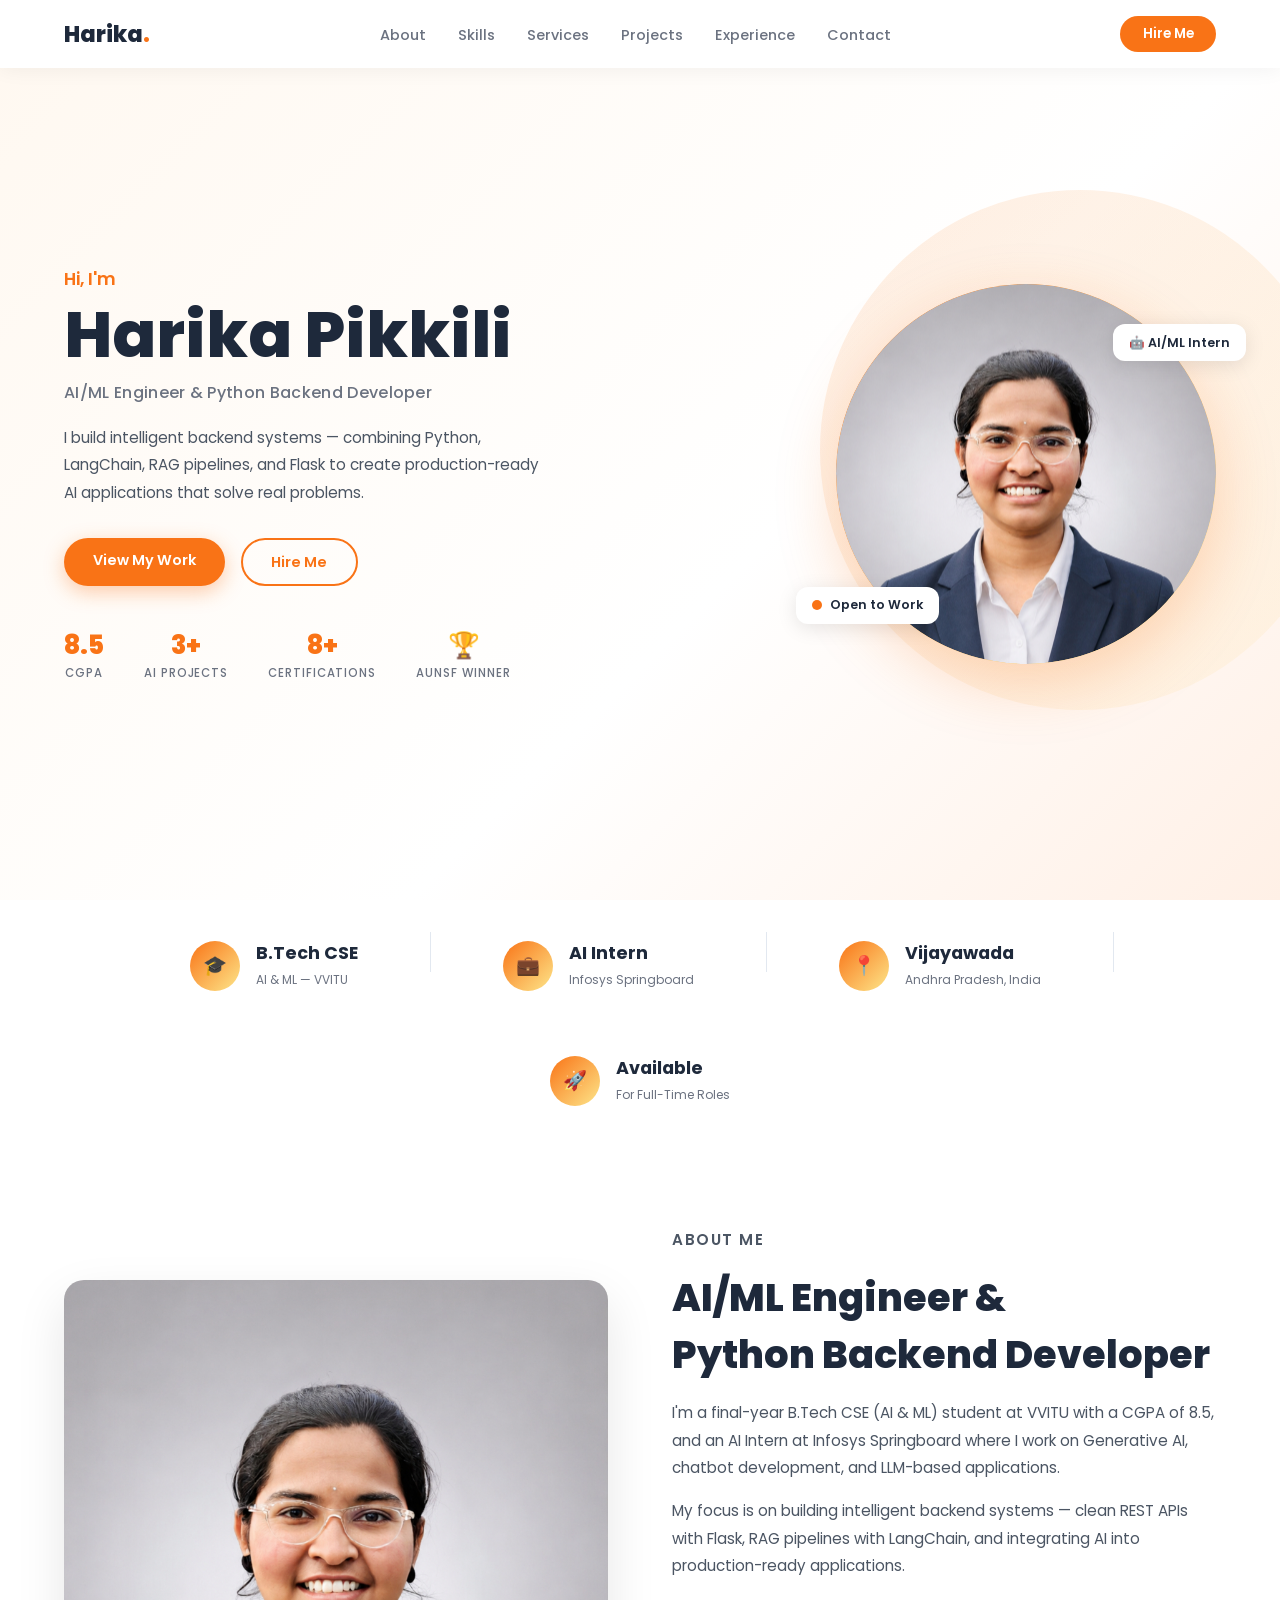
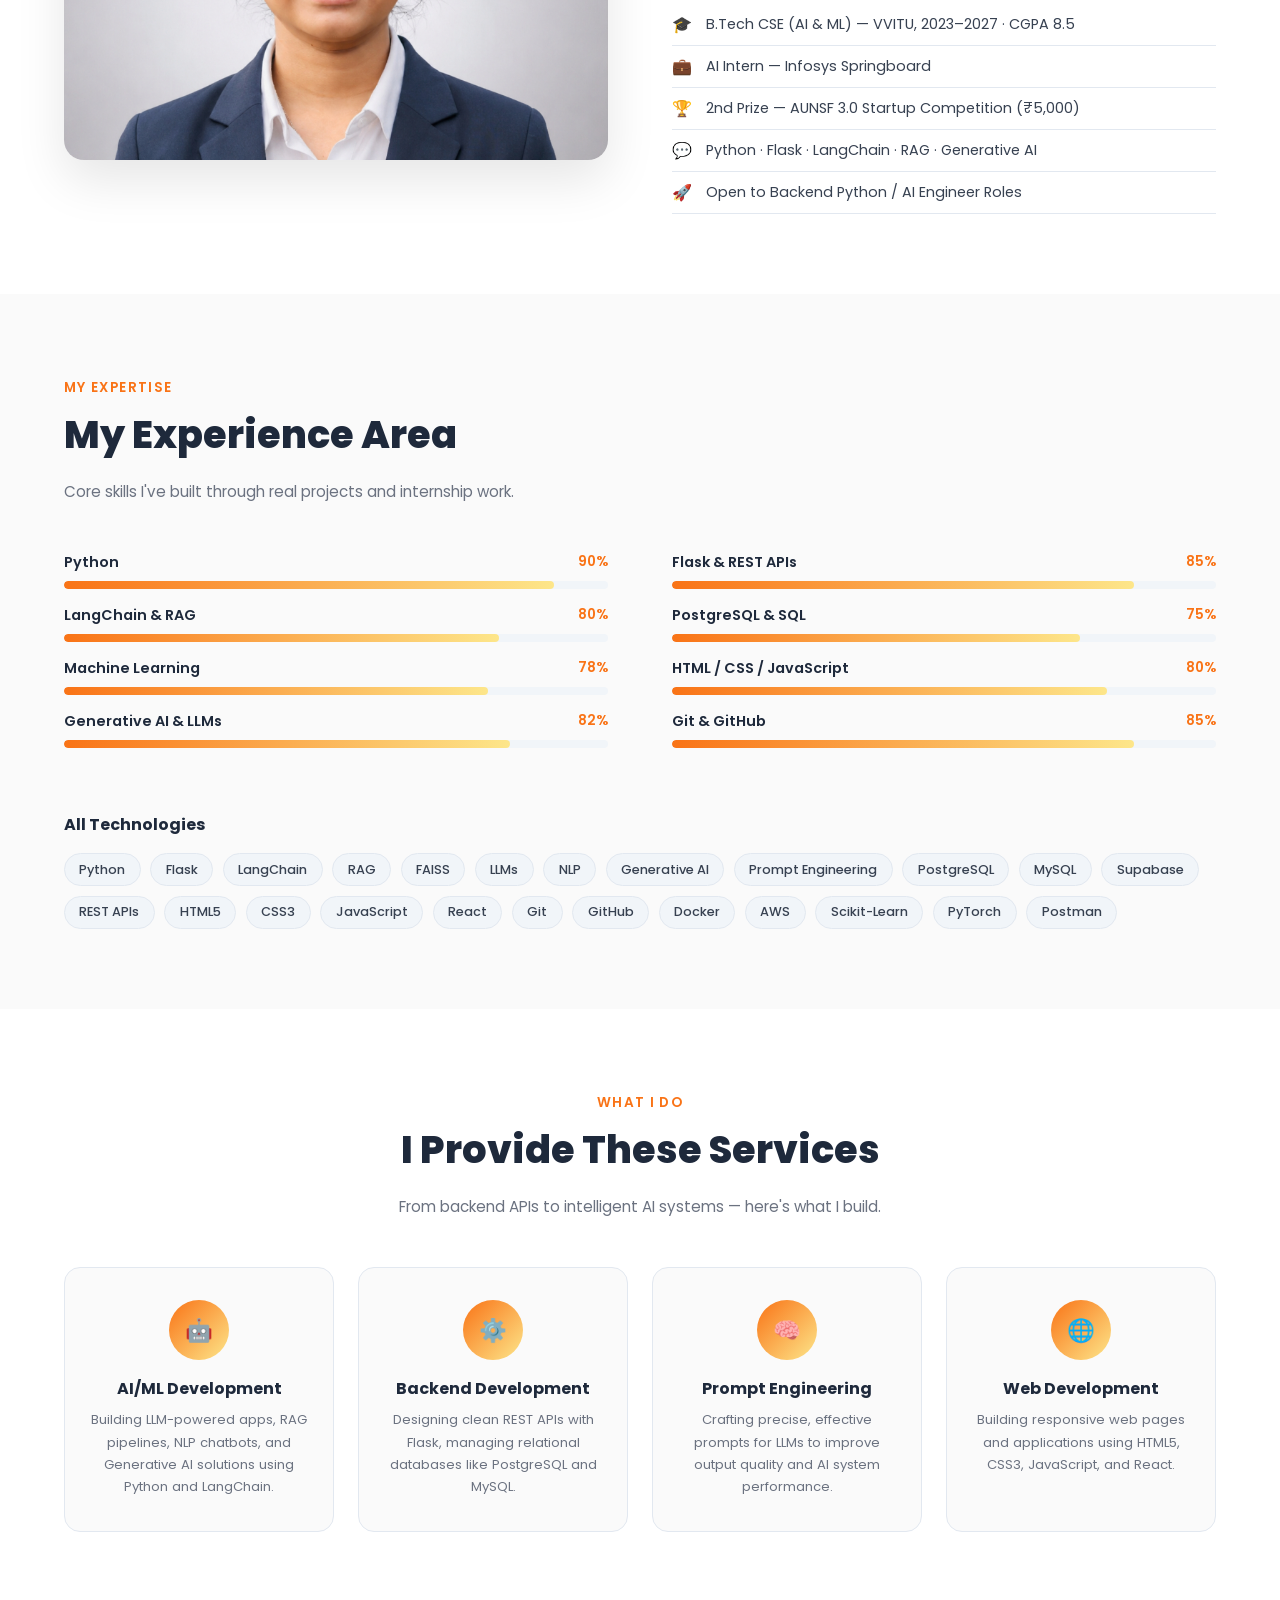
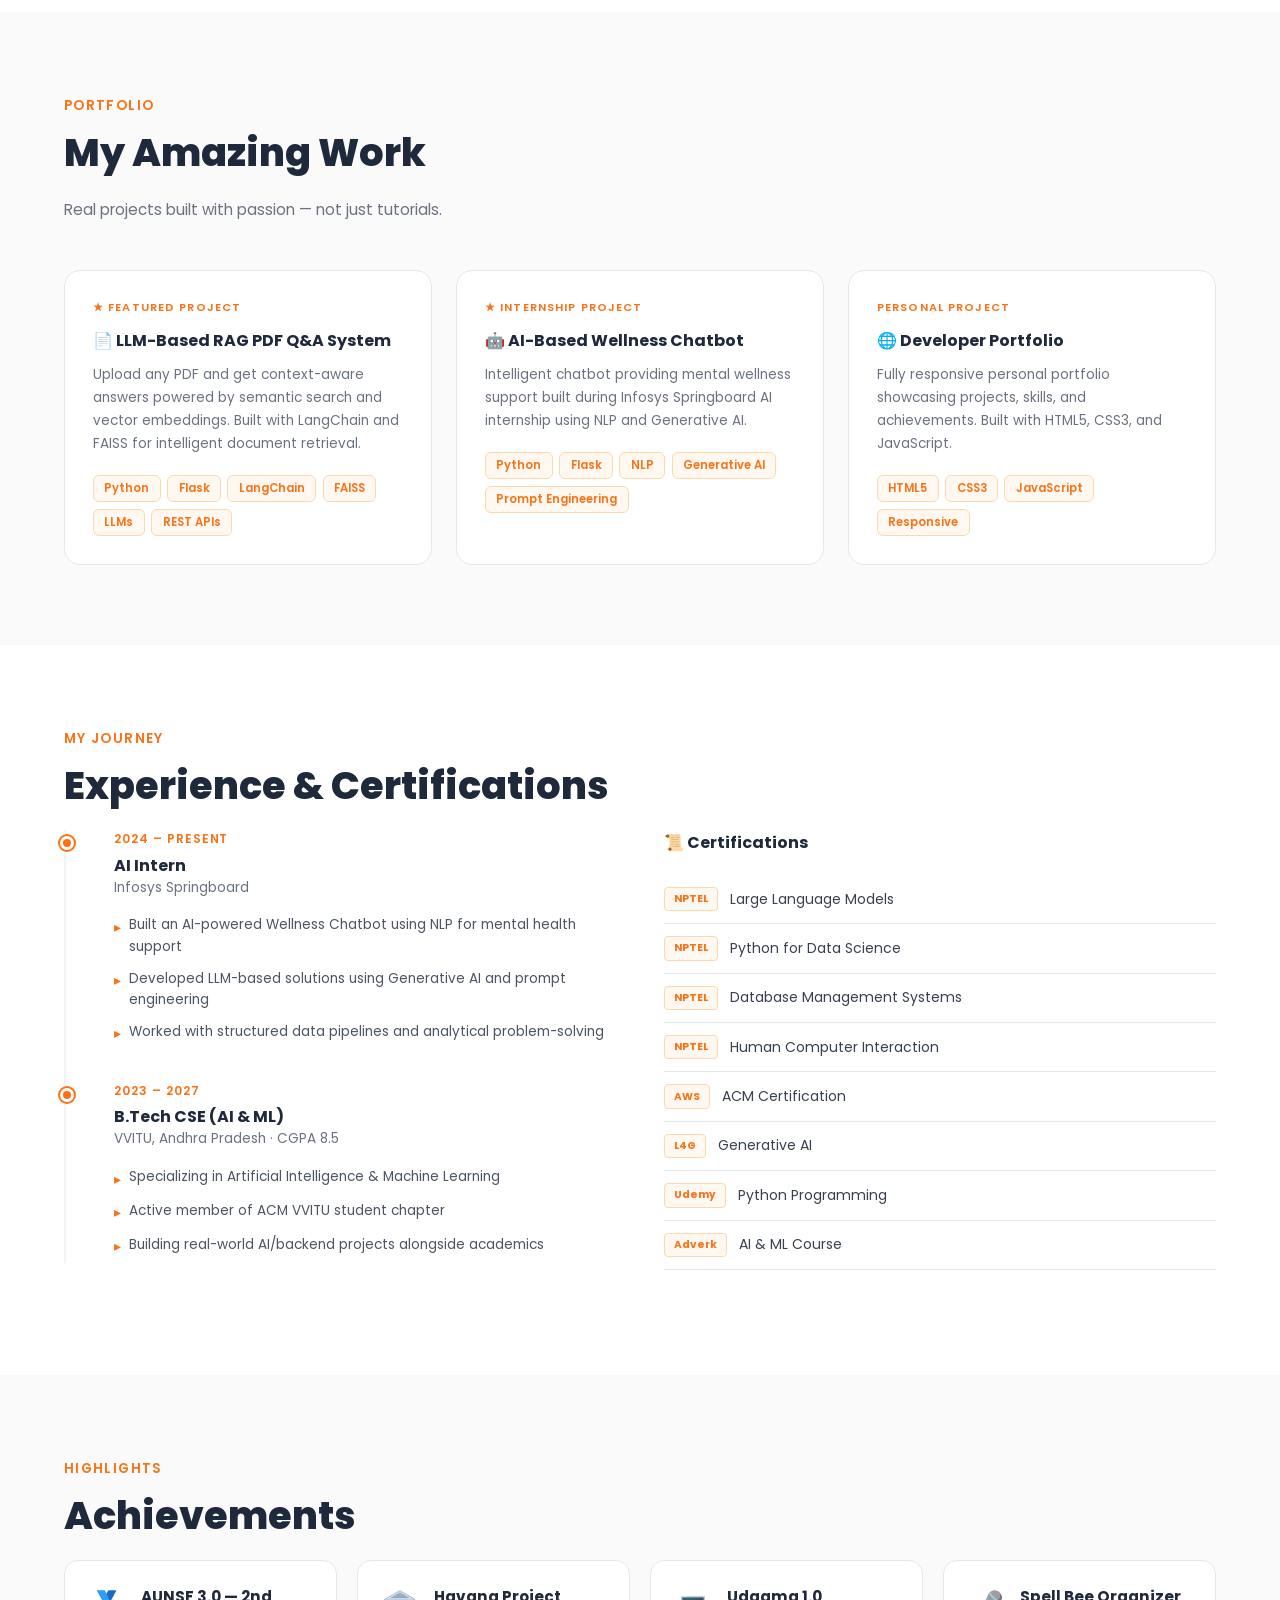
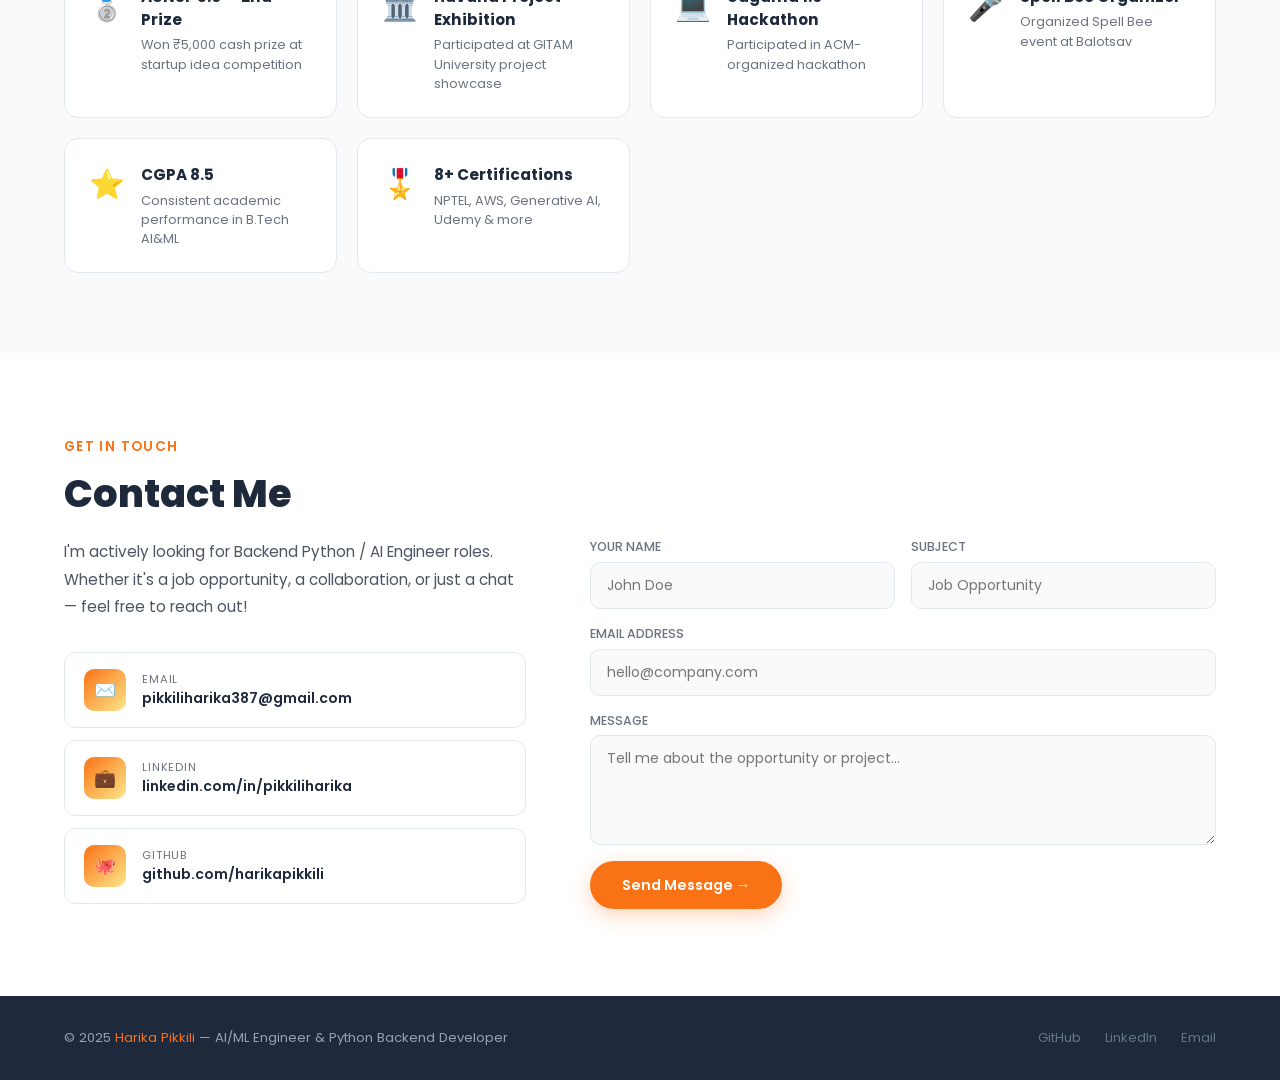
<file: index.html>
<!DOCTYPE html>
<html lang="en">
<head>
<meta charset="UTF-8"/>
<meta name="viewport" content="width=device-width, initial-scale=1.0"/>
<title>Harika Pikkili — AI/ML Engineer & Python Backend Developer</title>
<link href="https://fonts.googleapis.com/css2?family=Poppins:wght@300;400;500;600;700;800&display=swap" rel="stylesheet"/>
<style>
*{margin:0;padding:0;box-sizing:border-box;}
:root{
  --orange:#f97316;
  --orange2:#fb923c;
  --dark:#1e293b;
  --text:#374151;
  --muted:#6b7280;
  --bg:#fafafa;
  --white:#ffffff;
  --light:#f1f5f9;
  --border:#e2e8f0;
}
html{scroll-behavior:smooth;}
body{font-family:'Poppins',sans-serif;background:var(--bg);color:var(--text);overflow-x:hidden;}

/* NAV */
nav{
  position:fixed;top:0;left:0;right:0;z-index:100;
  display:flex;align-items:center;justify-content:space-between;
  padding:1rem 5%;
  background:rgba(255,255,255,0.95);
  backdrop-filter:blur(10px);
  box-shadow:0 1px 20px rgba(0,0,0,0.06);
}
.logo{font-size:1.4rem;font-weight:800;color:var(--dark);}
.logo span{color:var(--orange);}
.nav-links{display:flex;gap:2rem;list-style:none;}
.nav-links a{color:var(--muted);text-decoration:none;font-size:0.9rem;font-weight:500;transition:color 0.2s;}
.nav-links a:hover,.nav-links a.active{color:var(--orange);}
.nav-btn{
  background:var(--orange);color:#fff;
  padding:0.5rem 1.4rem;border-radius:30px;
  text-decoration:none;font-size:0.85rem;font-weight:600;
  transition:background 0.2s,transform 0.2s;
}
.nav-btn:hover{background:#ea6c00;transform:translateY(-1px);}

/* HERO */
#hero{
  min-height:100vh;
  display:flex;align-items:center;
  padding:6rem 5% 3rem;
  background:linear-gradient(135deg,#fff8f0 0%,#ffffff 60%,#fff0e6 100%);
  position:relative;overflow:hidden;
}
.hero-blob{
  position:absolute;right:-60px;top:50%;transform:translateY(-50%);
  width:520px;height:520px;
  background:linear-gradient(135deg,var(--orange),#fde68a);
  border-radius:50%;opacity:0.12;
  pointer-events:none;
}
.hero-inner{
  display:flex;align-items:center;
  justify-content:space-between;
  width:100%;max-width:1200px;margin:0 auto;gap:3rem;
}
.hero-text{flex:1;max-width:580px;}
.hero-greeting{
  display:inline-block;
  color:var(--orange);font-size:1.1rem;font-weight:600;
  margin-bottom:0.5rem;
}
.hero-name{
  font-size:clamp(2.5rem,5vw,4rem);
  font-weight:800;color:var(--dark);
  line-height:1.1;margin-bottom:0.6rem;
}
.hero-role{
  font-size:1rem;color:var(--muted);
  font-weight:500;margin-bottom:1.2rem;
  letter-spacing:0.02em;
}
.hero-desc{
  font-size:0.95rem;color:#4b5563;
  line-height:1.8;margin-bottom:2rem;max-width:480px;
}
.hero-btns{display:flex;gap:1rem;flex-wrap:wrap;margin-bottom:2.5rem;}
.btn-primary{
  background:var(--orange);color:#fff;
  padding:0.75rem 1.8rem;border-radius:30px;
  text-decoration:none;font-weight:600;font-size:0.9rem;
  box-shadow:0 6px 20px rgba(249,115,22,0.35);
  transition:all 0.2s;
}
.btn-primary:hover{background:#ea6c00;transform:translateY(-2px);}
.btn-outline{
  border:2px solid var(--orange);color:var(--orange);
  padding:0.73rem 1.8rem;border-radius:30px;
  text-decoration:none;font-weight:600;font-size:0.9rem;
  transition:all 0.2s;
}
.btn-outline:hover{background:var(--orange);color:#fff;}

.hero-stats{display:flex;gap:2.5rem;}
.stat{text-align:center;}
.stat-num{font-size:1.6rem;font-weight:800;color:var(--orange);}
.stat-label{font-size:0.72rem;color:var(--muted);font-weight:500;text-transform:uppercase;letter-spacing:0.08em;}

.hero-img-wrap{
  flex-shrink:0;position:relative;
}
.hero-circle{
  width:380px;height:380px;
  border-radius:50%;
  background:linear-gradient(135deg,var(--orange),#fde68a);
  position:relative;
  display:flex;align-items:flex-end;justify-content:center;
  overflow:hidden;
  box-shadow:0 20px 60px rgba(249,115,22,0.25);
}
.hero-circle img{
  width:100%;height:100%;
  object-fit:cover;object-position:center 22%;
  border-radius:50%;
}
.hero-badge{
  position:absolute;
  background:#fff;border-radius:12px;
  padding:0.6rem 1rem;
  box-shadow:0 4px 20px rgba(0,0,0,0.1);
  display:flex;align-items:center;gap:0.5rem;
  font-size:0.78rem;font-weight:600;
}
.hero-badge.b1{bottom:40px;left:-40px;color:var(--dark);}
.hero-badge.b2{top:40px;right:-30px;color:var(--dark);}
.badge-dot{width:10px;height:10px;border-radius:50%;background:var(--orange);animation:blink 1.5s infinite;}
@keyframes blink{0%,100%{opacity:1}50%{opacity:0.3}}

/* QUICK STATS BAR */
.stats-bar{
  background:#fff;
  padding:2rem 5%;
  display:flex;justify-content:center;gap:3rem;flex-wrap:wrap;
  box-shadow:0 2px 20px rgba(0,0,0,0.06);
}
.stats-item{
  display:flex;align-items:center;gap:1rem;
  padding:0.5rem 1.5rem;
}
.stats-icon{
  width:50px;height:50px;border-radius:50%;
  background:linear-gradient(135deg,var(--orange),#fde68a);
  display:flex;align-items:center;justify-content:center;
  font-size:1.2rem;flex-shrink:0;
}
.stats-info strong{font-size:1.1rem;font-weight:700;color:var(--dark);display:block;}
.stats-info span{font-size:0.75rem;color:var(--muted);}
.stats-divider{width:1px;height:40px;background:var(--border);}

/* SECTIONS */
section{padding:5rem 5%;}
.section-inner{max-width:1200px;margin:0 auto;}
.section-tag{
  display:inline-block;
  color:var(--orange);font-weight:600;
  font-size:0.85rem;letter-spacing:0.1em;
  text-transform:uppercase;margin-bottom:0.5rem;
}
.section-title{
  font-size:clamp(1.8rem,3vw,2.4rem);
  font-weight:800;color:var(--dark);
  margin-bottom:1rem;
}
.section-sub{color:var(--muted);font-size:0.95rem;max-width:500px;line-height:1.7;margin-bottom:3rem;}

/* ABOUT */
#about{background:#fff;}
.about-grid{display:grid;grid-template-columns:1fr 1fr;gap:4rem;align-items:center;}
.about-img-wrap{position:relative;}
.about-img-box{
  border-radius:20px;overflow:hidden;
  box-shadow:0 20px 50px rgba(0,0,0,0.1);
}
.about-img-box img{width:100%;display:block;height:auto;max-height:480px;object-fit:cover;object-position:center 12%;}
.about-orange-box{
  position:absolute;bottom:-20px;right:-20px;
  width:120px;height:120px;
  background:linear-gradient(135deg,var(--orange),#fde68a);
  border-radius:16px;z-index:-1;
}
.about-info p{color:#4b5563;line-height:1.8;margin-bottom:1rem;font-size:0.95rem;}
.about-list{list-style:none;margin-top:1.5rem;}
.about-list li{
  display:flex;align-items:center;gap:0.75rem;
  padding:0.5rem 0;border-bottom:1px solid var(--border);
  font-size:0.9rem;color:var(--text);
}
.about-list li .icon{color:var(--orange);font-size:1rem;width:22px;}

/* SKILLS */
#skills{background:var(--bg);}
.skills-bars{display:grid;grid-template-columns:1fr 1fr;gap:2.5rem 4rem;}
.skill-item{margin-bottom:1rem;}
.skill-header{display:flex;justify-content:space-between;margin-bottom:0.5rem;}
.skill-name{font-size:0.9rem;font-weight:600;color:var(--dark);}
.skill-pct{font-size:0.85rem;color:var(--orange);font-weight:600;}
.skill-bar{height:8px;background:var(--light);border-radius:10px;overflow:hidden;}
.skill-fill{
  height:100%;border-radius:10px;
  background:linear-gradient(90deg,var(--orange),#fde68a);
  width:0%;transition:width 1.2s ease;
}

.skill-tags-section{margin-top:3rem;}
.skill-tags-title{font-size:1rem;font-weight:700;color:var(--dark);margin-bottom:1rem;}
.tags-row{display:flex;flex-wrap:wrap;gap:0.6rem;}
.stag{
  background:var(--light);border:1px solid var(--border);
  color:var(--text);font-size:0.8rem;font-weight:500;
  padding:0.4rem 0.9rem;border-radius:20px;
  transition:all 0.2s;
}
.stag:hover{background:var(--orange);color:#fff;border-color:var(--orange);}

/* SERVICES (What I do) */
#services{background:#fff;}
.services-grid{display:grid;grid-template-columns:repeat(auto-fit,minmax(240px,1fr));gap:1.5rem;}
.service-card{
  background:var(--bg);border-radius:16px;
  padding:2rem 1.5rem;text-align:center;
  border:1px solid var(--border);
  transition:all 0.3s;position:relative;overflow:hidden;
}
.service-card::before{
  content:'';position:absolute;inset:0;
  background:linear-gradient(135deg,var(--orange),#fde68a);
  opacity:0;transition:opacity 0.3s;z-index:0;
}
.service-card:hover::before{opacity:1;}
.service-card:hover .svc-icon,.service-card:hover h3,.service-card:hover p{
  color:#fff!important;position:relative;z-index:1;
}
.svc-icon{
  width:60px;height:60px;
  background:linear-gradient(135deg,var(--orange),#fde68a);
  border-radius:50%;display:flex;align-items:center;justify-content:center;
  font-size:1.4rem;margin:0 auto 1rem;
  transition:background 0.3s;position:relative;z-index:1;
}
.service-card:hover .svc-icon{background:rgba(255,255,255,0.25);}
.service-card h3{font-size:1rem;font-weight:700;color:var(--dark);margin-bottom:0.5rem;position:relative;z-index:1;transition:color 0.3s;}
.service-card p{font-size:0.82rem;color:var(--muted);line-height:1.7;position:relative;z-index:1;transition:color 0.3s;}

/* PROJECTS */
#projects{background:var(--bg);}
.proj-grid{display:grid;grid-template-columns:repeat(auto-fit,minmax(320px,1fr));gap:1.5rem;}
.proj-card{
  background:#fff;border-radius:16px;
  padding:1.75rem;
  border:1px solid var(--border);
  transition:all 0.3s;
  position:relative;overflow:hidden;
}
.proj-card::after{
  content:'';position:absolute;top:0;left:0;right:0;height:3px;
  background:linear-gradient(90deg,var(--orange),#fde68a);
  opacity:0;transition:opacity 0.3s;
}
.proj-card:hover{box-shadow:0 12px 40px rgba(0,0,0,0.1);transform:translateY(-4px);}
.proj-card:hover::after{opacity:1;}
.proj-label{
  font-size:0.7rem;color:var(--orange);font-weight:600;
  text-transform:uppercase;letter-spacing:0.1em;margin-bottom:0.75rem;
}
.proj-card h3{font-size:1rem;font-weight:700;color:var(--dark);margin-bottom:0.6rem;}
.proj-card p{font-size:0.85rem;color:var(--muted);line-height:1.7;margin-bottom:1.25rem;}
.proj-stack{display:flex;flex-wrap:wrap;gap:0.4rem;}
.ptag{
  background:#fff8f0;border:1px solid #fed7aa;
  color:var(--orange);font-size:0.72rem;font-weight:600;
  padding:0.25rem 0.65rem;border-radius:6px;
}

/* EXPERIENCE */
#experience{background:#fff;}
.exp-grid{display:grid;grid-template-columns:1fr 1fr;gap:3rem;}
.timeline{padding-left:1.5rem;border-left:2px solid var(--light);}
.tl-item{position:relative;padding-left:1.5rem;margin-bottom:2rem;}
.tl-dot{
  position:absolute;left:-1.9rem;top:0.4rem;
  width:14px;height:14px;border-radius:50%;
  background:var(--orange);
  border:3px solid #fff;
  box-shadow:0 0 0 2px var(--orange);
}
.tl-date{font-size:0.75rem;color:var(--orange);font-weight:600;text-transform:uppercase;letter-spacing:0.08em;margin-bottom:0.3rem;}
.tl-role{font-size:1rem;font-weight:700;color:var(--dark);}
.tl-company{font-size:0.85rem;color:var(--muted);margin-bottom:0.75rem;}
.tl-bullets{list-style:none;}
.tl-bullets li{
  font-size:0.85rem;color:#4b5563;padding:0.3rem 0;
  display:flex;align-items:flex-start;gap:0.5rem;line-height:1.6;
}
.tl-bullets li::before{content:'▸';color:var(--orange);flex-shrink:0;margin-top:0.15rem;}

.cert-list{list-style:none;}
.cert-item{
  display:flex;align-items:center;gap:0.75rem;
  padding:0.75rem 0;border-bottom:1px solid var(--border);
  font-size:0.875rem;color:var(--text);
}
.cert-badge{
  background:#fff8f0;border:1px solid #fed7aa;color:var(--orange);
  font-size:0.65rem;font-weight:700;padding:0.2rem 0.55rem;
  border-radius:4px;white-space:nowrap;
}

/* ACHIEVEMENTS */
#achievements{background:var(--bg);}
.ach-grid{display:grid;grid-template-columns:repeat(auto-fit,minmax(260px,1fr));gap:1.25rem;}
.ach-card{
  background:#fff;border-radius:14px;
  padding:1.5rem;
  display:flex;align-items:flex-start;gap:1rem;
  border:1px solid var(--border);
  transition:box-shadow 0.2s,transform 0.2s;
}
.ach-card:hover{box-shadow:0 8px 30px rgba(0,0,0,0.08);transform:translateY(-2px);}
.ach-emoji{font-size:1.8rem;flex-shrink:0;}
.ach-title{font-size:0.95rem;font-weight:700;color:var(--dark);margin-bottom:0.3rem;}
.ach-sub{font-size:0.8rem;color:var(--muted);line-height:1.5;}

/* CONTACT */
#contact{background:#fff;}
.contact-grid{display:grid;grid-template-columns:1fr 1fr;gap:4rem;align-items:start;}
.contact-text p{font-size:0.95rem;color:#4b5563;line-height:1.8;margin-bottom:2rem;}
.contact-link{
  display:flex;align-items:center;gap:1rem;
  padding:1rem 1.2rem;border-radius:12px;
  border:1px solid var(--border);
  text-decoration:none;color:var(--text);
  margin-bottom:0.75rem;
  transition:all 0.2s;
}
.contact-link:hover{border-color:var(--orange);background:#fff8f0;}
.c-icon{
  width:42px;height:42px;border-radius:10px;
  background:linear-gradient(135deg,var(--orange),#fde68a);
  display:flex;align-items:center;justify-content:center;
  font-size:1.1rem;flex-shrink:0;
}
.c-label{font-size:0.7rem;color:var(--muted);text-transform:uppercase;letter-spacing:0.07em;}
.c-val{font-size:0.875rem;font-weight:600;color:var(--dark);}

.contact-form{display:flex;flex-direction:column;gap:1rem;}
.form-row{display:grid;grid-template-columns:1fr 1fr;gap:1rem;}
.fg{display:flex;flex-direction:column;gap:0.35rem;}
.fg label{font-size:0.78rem;color:var(--muted);font-weight:500;}
.fg input,.fg textarea{
  background:var(--bg);border:1.5px solid var(--border);
  border-radius:10px;padding:0.75rem 1rem;
  font-family:'Poppins',sans-serif;font-size:0.875rem;
  color:var(--dark);outline:none;transition:border-color 0.2s;resize:vertical;
}
.fg input:focus,.fg textarea:focus{border-color:var(--orange);}
.fg textarea{min-height:110px;}
.btn-send{
  background:linear-gradient(135deg,var(--orange),#f97316);
  color:#fff;border:none;padding:0.85rem 2rem;
  border-radius:30px;font-family:'Poppins',sans-serif;
  font-size:0.9rem;font-weight:600;cursor:pointer;
  box-shadow:0 6px 20px rgba(249,115,22,0.3);
  transition:all 0.2s;align-self:flex-start;
}
.btn-send:hover{transform:translateY(-2px);box-shadow:0 10px 28px rgba(249,115,22,0.4);}

/* FOOTER */
footer{
  background:var(--dark);color:#94a3b8;
  padding:2rem 5%;
  display:flex;align-items:center;justify-content:space-between;flex-wrap:wrap;gap:1rem;
}
footer p{font-size:0.82rem;}
footer p span{color:var(--orange);}
.footer-links{display:flex;gap:1.5rem;}
.footer-links a{font-size:0.82rem;color:#64748b;text-decoration:none;transition:color 0.2s;}
.footer-links a:hover{color:var(--orange);}

/* REVEAL */
.reveal{opacity:0;transform:translateY(28px);transition:opacity 0.65s ease,transform 0.65s ease;}
.reveal.visible{opacity:1;transform:none;}

/* RESPONSIVE */
@media(max-width:900px){
  .hero-inner,.about-grid,.exp-grid,.contact-grid{grid-template-columns:1fr;}
  .hero-img-wrap{order:-1;display:flex;justify-content:center;}
  .hero-circle{width:280px;height:280px;}
  .skills-bars{grid-template-columns:1fr;}
  nav .nav-links,.nav-btn{display:none;}
  .stats-bar{gap:1rem;}
  .stats-divider{display:none;}
  .about-img-wrap{max-width:340px;margin:0 auto;}
  .about-img-box img{max-height:none;object-fit:cover;object-position:center 8%;}
  .about-orange-box{width:70px;height:70px;bottom:-14px;right:-14px;}
}
@media(max-width:480px){
  .hero-badge.b1{left:-10px;bottom:10px;font-size:0.7rem;padding:0.5rem 0.8rem;}
  .hero-badge.b2{right:-10px;top:10px;font-size:0.7rem;padding:0.5rem 0.8rem;}
  .hero-circle{width:230px;height:230px;}
}
</style>
</head>
<body>

<!-- NAV -->
<nav>
  <div class="logo">Harika<span>.</span></div>
  <ul class="nav-links">
    <li><a href="#about">About</a></li>
    <li><a href="#skills">Skills</a></li>
    <li><a href="#services">Services</a></li>
    <li><a href="#projects">Projects</a></li>
    <li><a href="#experience">Experience</a></li>
    <li><a href="#contact">Contact</a></li>
  </ul>
  <a href="mailto:pikkiliharika387@gmail.com" class="nav-btn">Hire Me</a>
</nav>

<!-- HERO -->
<section id="hero">
  <div class="hero-blob"></div>
  <div class="hero-inner">
    <div class="hero-text reveal">
      <span class="hero-greeting">Hi, I'm</span>
      <h1 class="hero-name">Harika Pikkili</h1>
      <p class="hero-role">AI/ML Engineer &amp; Python Backend Developer</p>
      <p class="hero-desc">
        I build intelligent backend systems — combining Python, LangChain, RAG pipelines, and Flask to create production-ready AI applications that solve real problems.
      </p>
      <div class="hero-btns">
        <a href="#projects" class="btn-primary">View My Work</a>
        <a href="mailto:pikkiliharika387@gmail.com" class="btn-outline">Hire Me</a>
      </div>
      <div class="hero-stats">
        <div class="stat"><div class="stat-num">8.5</div><div class="stat-label">CGPA</div></div>
        <div class="stat"><div class="stat-num">3+</div><div class="stat-label">AI Projects</div></div>
        <div class="stat"><div class="stat-num">8+</div><div class="stat-label">Certifications</div></div>
        <div class="stat"><div class="stat-num">🏆</div><div class="stat-label">AUNSF Winner</div></div>
      </div>
    </div>
    <div class="hero-img-wrap reveal">
      <div class="hero-circle">
        <img src="harika.jpg" alt="Harika Pikkili"/>
      </div>
      <div class="hero-badge b1"><span class="badge-dot"></span> Open to Work</div>
      <div class="hero-badge b2">🤖 AI/ML Intern</div>
    </div>
  </div>
</section>

<!-- STATS BAR -->
<div class="stats-bar">
  <div class="stats-item">
    <div class="stats-icon">🎓</div>
    <div class="stats-info"><strong>B.Tech CSE</strong><span>AI &amp; ML — VVITU</span></div>
  </div>
  <div class="stats-divider"></div>
  <div class="stats-item">
    <div class="stats-icon">💼</div>
    <div class="stats-info"><strong>AI Intern</strong><span>Infosys Springboard</span></div>
  </div>
  <div class="stats-divider"></div>
  <div class="stats-item">
    <div class="stats-icon">📍</div>
    <div class="stats-info"><strong>Vijayawada</strong><span>Andhra Pradesh, India</span></div>
  </div>
  <div class="stats-divider"></div>
  <div class="stats-item">
    <div class="stats-icon">🚀</div>
    <div class="stats-info"><strong>Available</strong><span>For Full-Time Roles</span></div>
  </div>
</div>

<!-- ABOUT -->
<section id="about">
<div class="section-inner">
  <div class="about-grid reveal">
    <div class="about-img-wrap">
      <div class="about-img-box">
        <img src="harika.jpg" alt="Harika Pikkili"/>
      </div>
      <div class="about-orange-box"></div>
    </div>
    <div class="about-info">
      <p class="section-tag">About Me</p>
      <h2 class="section-title">AI/ML Engineer &<br/>Python Backend Developer</h2>
      <p>I'm a final-year B.Tech CSE (AI & ML) student at VVITU with a CGPA of 8.5, and an AI Intern at Infosys Springboard where I work on Generative AI, chatbot development, and LLM-based applications.</p>
      <p>My focus is on building intelligent backend systems — clean REST APIs with Flask, RAG pipelines with LangChain, and integrating AI into production-ready applications.</p>
      <ul class="about-list">
        <li><span class="icon">🎓</span> B.Tech CSE (AI &amp; ML) — VVITU, 2023–2027 · CGPA 8.5</li>
        <li><span class="icon">💼</span> AI Intern — Infosys Springboard</li>
        <li><span class="icon">🏆</span> 2nd Prize — AUNSF 3.0 Startup Competition (₹5,000)</li>
        <li><span class="icon">💬</span> Python · Flask · LangChain · RAG · Generative AI</li>
        <li><span class="icon">🚀</span> Open to Backend Python / AI Engineer Roles</li>
      </ul>
    </div>
  </div>
</div>
</section>

<!-- SKILLS -->
<section id="skills">
<div class="section-inner">
  <div class="reveal">
    <p class="section-tag">My Expertise</p>
    <h2 class="section-title">My Experience Area</h2>
    <p class="section-sub">Core skills I've built through real projects and internship work.</p>
  </div>
  <div class="skills-bars reveal">
    <div>
      <div class="skill-item">
        <div class="skill-header"><span class="skill-name">Python</span><span class="skill-pct">90%</span></div>
        <div class="skill-bar"><div class="skill-fill" data-w="90"></div></div>
      </div>
      <div class="skill-item">
        <div class="skill-header"><span class="skill-name">LangChain &amp; RAG</span><span class="skill-pct">80%</span></div>
        <div class="skill-bar"><div class="skill-fill" data-w="80"></div></div>
      </div>
      <div class="skill-item">
        <div class="skill-header"><span class="skill-name">Machine Learning</span><span class="skill-pct">78%</span></div>
        <div class="skill-bar"><div class="skill-fill" data-w="78"></div></div>
      </div>
      <div class="skill-item">
        <div class="skill-header"><span class="skill-name">Generative AI &amp; LLMs</span><span class="skill-pct">82%</span></div>
        <div class="skill-bar"><div class="skill-fill" data-w="82"></div></div>
      </div>
    </div>
    <div>
      <div class="skill-item">
        <div class="skill-header"><span class="skill-name">Flask &amp; REST APIs</span><span class="skill-pct">85%</span></div>
        <div class="skill-bar"><div class="skill-fill" data-w="85"></div></div>
      </div>
      <div class="skill-item">
        <div class="skill-header"><span class="skill-name">PostgreSQL &amp; SQL</span><span class="skill-pct">75%</span></div>
        <div class="skill-bar"><div class="skill-fill" data-w="75"></div></div>
      </div>
      <div class="skill-item">
        <div class="skill-header"><span class="skill-name">HTML / CSS / JavaScript</span><span class="skill-pct">80%</span></div>
        <div class="skill-bar"><div class="skill-fill" data-w="80"></div></div>
      </div>
      <div class="skill-item">
        <div class="skill-header"><span class="skill-name">Git &amp; GitHub</span><span class="skill-pct">85%</span></div>
        <div class="skill-bar"><div class="skill-fill" data-w="85"></div></div>
      </div>
    </div>
  </div>
  <div class="skill-tags-section reveal">
    <p class="skill-tags-title">All Technologies</p>
    <div class="tags-row">
      <span class="stag">Python</span><span class="stag">Flask</span><span class="stag">LangChain</span>
      <span class="stag">RAG</span><span class="stag">FAISS</span><span class="stag">LLMs</span>
      <span class="stag">NLP</span><span class="stag">Generative AI</span><span class="stag">Prompt Engineering</span>
      <span class="stag">PostgreSQL</span><span class="stag">MySQL</span><span class="stag">Supabase</span>
      <span class="stag">REST APIs</span><span class="stag">HTML5</span><span class="stag">CSS3</span>
      <span class="stag">JavaScript</span><span class="stag">React</span><span class="stag">Git</span>
      <span class="stag">GitHub</span><span class="stag">Docker</span><span class="stag">AWS</span>
      <span class="stag">Scikit-Learn</span><span class="stag">PyTorch</span><span class="stag">Postman</span>
    </div>
  </div>
</div>
</section>

<!-- SERVICES -->
<section id="services">
<div class="section-inner">
  <div class="reveal" style="text-align:center;">
    <p class="section-tag">What I Do</p>
    <h2 class="section-title">I Provide These Services</h2>
    <p class="section-sub" style="margin:0 auto 3rem;">From backend APIs to intelligent AI systems — here's what I build.</p>
  </div>
  <div class="services-grid reveal">
    <div class="service-card">
      <div class="svc-icon">🤖</div>
      <h3>AI/ML Development</h3>
      <p>Building LLM-powered apps, RAG pipelines, NLP chatbots, and Generative AI solutions using Python and LangChain.</p>
    </div>
    <div class="service-card">
      <div class="svc-icon">⚙️</div>
      <h3>Backend Development</h3>
      <p>Designing clean REST APIs with Flask, managing relational databases like PostgreSQL and MySQL.</p>
    </div>
    <div class="service-card">
      <div class="svc-icon">🧠</div>
      <h3>Prompt Engineering</h3>
      <p>Crafting precise, effective prompts for LLMs to improve output quality and AI system performance.</p>
    </div>
    <div class="service-card">
      <div class="svc-icon">🌐</div>
      <h3>Web Development</h3>
      <p>Building responsive web pages and applications using HTML5, CSS3, JavaScript, and React.</p>
    </div>
  </div>
</div>
</section>

<!-- PROJECTS -->
<section id="projects">
<div class="section-inner">
  <div class="reveal">
    <p class="section-tag">Portfolio</p>
    <h2 class="section-title">My Amazing Work</h2>
    <p class="section-sub">Real projects built with passion — not just tutorials.</p>
  </div>
  <div class="proj-grid reveal">
    <div class="proj-card">
      <div class="proj-label">★ Featured Project</div>
      <h3>📄 LLM-Based RAG PDF Q&A System</h3>
      <p>Upload any PDF and get context-aware answers powered by semantic search and vector embeddings. Built with LangChain and FAISS for intelligent document retrieval.</p>
      <div class="proj-stack">
        <span class="ptag">Python</span><span class="ptag">Flask</span>
        <span class="ptag">LangChain</span><span class="ptag">FAISS</span>
        <span class="ptag">LLMs</span><span class="ptag">REST APIs</span>
      </div>
    </div>
    <div class="proj-card">
      <div class="proj-label">★ Internship Project</div>
      <h3>🤖 AI-Based Wellness Chatbot</h3>
      <p>Intelligent chatbot providing mental wellness support built during Infosys Springboard AI internship using NLP and Generative AI.</p>
      <div class="proj-stack">
        <span class="ptag">Python</span><span class="ptag">Flask</span>
        <span class="ptag">NLP</span><span class="ptag">Generative AI</span>
        <span class="ptag">Prompt Engineering</span>
      </div>
    </div>
    <div class="proj-card">
      <div class="proj-label">Personal Project</div>
      <h3>🌐 Developer Portfolio</h3>
      <p>Fully responsive personal portfolio showcasing projects, skills, and achievements. Built with HTML5, CSS3, and JavaScript.</p>
      <div class="proj-stack">
        <span class="ptag">HTML5</span><span class="ptag">CSS3</span>
        <span class="ptag">JavaScript</span><span class="ptag">Responsive</span>
      </div>
    </div>
  </div>
</div>
</section>

<!-- EXPERIENCE -->
<section id="experience">
<div class="section-inner">
  <div class="reveal">
    <p class="section-tag">My Journey</p>
    <h2 class="section-title">Experience &amp; Certifications</h2>
  </div>
  <div class="exp-grid reveal">
    <div>
      <div class="timeline">
        <div class="tl-item">
          <div class="tl-dot"></div>
          <div class="tl-date">2024 – Present</div>
          <div class="tl-role">AI Intern</div>
          <div class="tl-company">Infosys Springboard</div>
          <ul class="tl-bullets">
            <li>Built an AI-powered Wellness Chatbot using NLP for mental health support</li>
            <li>Developed LLM-based solutions using Generative AI and prompt engineering</li>
            <li>Worked with structured data pipelines and analytical problem-solving</li>
          </ul>
        </div>
        <div class="tl-item">
          <div class="tl-dot" style="background:#f97316;"></div>
          <div class="tl-date">2023 – 2027</div>
          <div class="tl-role">B.Tech CSE (AI &amp; ML)</div>
          <div class="tl-company">VVITU, Andhra Pradesh · CGPA 8.5</div>
          <ul class="tl-bullets">
            <li>Specializing in Artificial Intelligence &amp; Machine Learning</li>
            <li>Active member of ACM VVITU student chapter</li>
            <li>Building real-world AI/backend projects alongside academics</li>
          </ul>
        </div>
      </div>
    </div>
    <div>
      <h3 style="font-size:1rem;font-weight:700;color:var(--dark);margin-bottom:1.25rem;">📜 Certifications</h3>
      <ul class="cert-list">
        <li class="cert-item"><span class="cert-badge">NPTEL</span> Large Language Models</li>
        <li class="cert-item"><span class="cert-badge">NPTEL</span> Python for Data Science</li>
        <li class="cert-item"><span class="cert-badge">NPTEL</span> Database Management Systems</li>
        <li class="cert-item"><span class="cert-badge">NPTEL</span> Human Computer Interaction</li>
        <li class="cert-item"><span class="cert-badge">AWS</span> ACM Certification</li>
        <li class="cert-item"><span class="cert-badge">L4G</span> Generative AI</li>
        <li class="cert-item"><span class="cert-badge">Udemy</span> Python Programming</li>
        <li class="cert-item"><span class="cert-badge">Adverk</span> AI &amp; ML Course</li>
      </ul>
    </div>
  </div>
</div>
</section>

<!-- ACHIEVEMENTS -->
<section id="achievements">
<div class="section-inner">
  <div class="reveal">
    <p class="section-tag">Highlights</p>
    <h2 class="section-title">Achievements</h2>
  </div>
  <div class="ach-grid reveal">
    <div class="ach-card"><div class="ach-emoji">🥈</div><div><div class="ach-title">AUNSF 3.0 — 2nd Prize</div><div class="ach-sub">Won ₹5,000 cash prize at startup idea competition</div></div></div>
    <div class="ach-card"><div class="ach-emoji">🏛️</div><div><div class="ach-title">Havana Project Exhibition</div><div class="ach-sub">Participated at GITAM University project showcase</div></div></div>
    <div class="ach-card"><div class="ach-emoji">💻</div><div><div class="ach-title">Udgama 1.0 Hackathon</div><div class="ach-sub">Participated in ACM-organized hackathon</div></div></div>
    <div class="ach-card"><div class="ach-emoji">🎤</div><div><div class="ach-title">Spell Bee Organizer</div><div class="ach-sub">Organized Spell Bee event at Balotsav</div></div></div>
    <div class="ach-card"><div class="ach-emoji">⭐</div><div><div class="ach-title">CGPA 8.5</div><div class="ach-sub">Consistent academic performance in B.Tech AI&amp;ML</div></div></div>
    <div class="ach-card"><div class="ach-emoji">🎖️</div><div><div class="ach-title">8+ Certifications</div><div class="ach-sub">NPTEL, AWS, Generative AI, Udemy &amp; more</div></div></div>
  </div>
</div>
</section>

<!-- CONTACT -->
<section id="contact">
<div class="section-inner">
  <div class="reveal">
    <p class="section-tag">Get In Touch</p>
    <h2 class="section-title">Contact Me</h2>
  </div>
  <div class="contact-grid reveal">
    <div class="contact-text">
      <p>I'm actively looking for Backend Python / AI Engineer roles. Whether it's a job opportunity, a collaboration, or just a chat — feel free to reach out!</p>
      <a href="mailto:pikkiliharika387@gmail.com" class="contact-link">
        <div class="c-icon">✉️</div>
        <div><div class="c-label">Email</div><div class="c-val">pikkiliharika387@gmail.com</div></div>
      </a>
      <a href="https://www.linkedin.com/in/pikkiliharika" target="_blank" class="contact-link">
        <div class="c-icon">💼</div>
        <div><div class="c-label">LinkedIn</div><div class="c-val">linkedin.com/in/pikkiliharika</div></div>
      </a>
      <a href="https://github.com/harikapikkili" target="_blank" class="contact-link">
        <div class="c-icon">🐙</div>
        <div><div class="c-label">GitHub</div><div class="c-val">github.com/harikapikkili</div></div>
      </a>
    </div>
    <form class="contact-form" id="contactForm" action="https://formspree.io/f/xojowvbq" method="POST">
      <div class="form-row">
        <div class="fg"><label>YOUR NAME</label><input type="text" name="name" placeholder="John Doe" required/></div>
        <div class="fg"><label>SUBJECT</label><input type="text" name="subject" placeholder="Job Opportunity" required/></div>
      </div>
      <div class="fg"><label>EMAIL ADDRESS</label><input type="email" name="email" placeholder="hello@company.com" required/></div>
      <div class="fg"><label>MESSAGE</label><textarea name="message" placeholder="Tell me about the opportunity or project..." required></textarea></div>
      <button class="btn-send" type="submit" id="sendBtn">Send Message →</button>
      <p id="formStatus" style="font-size:0.85rem;font-weight:500;display:none;"></p>
    </form>
  </div>

</div>
</section>

<!-- FOOTER -->
<footer>
  <p>© 2025 <span>Harika Pikkili</span> — AI/ML Engineer &amp; Python Backend Developer</p>
  <div class="footer-links">
    <a href="https://github.com/harikapikkili" target="_blank">GitHub</a>
    <a href="https://www.linkedin.com/in/pikkiliharika" target="_blank">LinkedIn</a>
    <a href="mailto:pikkiliharika387@gmail.com">Email</a>
  </div>
</footer>

<script>
// Scroll reveal
const obs = new IntersectionObserver(entries=>{
  entries.forEach(e=>{if(e.isIntersecting)e.target.classList.add('visible');});
},{threshold:0.1});
document.querySelectorAll('.reveal').forEach(el=>obs.observe(el));

// Skill bars animate on scroll
const barObs = new IntersectionObserver(entries=>{
  entries.forEach(e=>{
    if(e.isIntersecting){
      e.target.querySelectorAll('.skill-fill').forEach(bar=>{
        bar.style.width = bar.dataset.w + '%';
      });
    }
  });
},{threshold:0.3});
document.querySelectorAll('.skills-bars').forEach(el=>barObs.observe(el));

// Nav active
const sections=document.querySelectorAll('section[id]');
const navLinks=document.querySelectorAll('.nav-links a');
window.addEventListener('scroll',()=>{
  let cur='';
  sections.forEach(s=>{if(window.scrollY>=s.offsetTop-140)cur=s.id;});
  navLinks.forEach(a=>{
    a.classList.toggle('active',a.getAttribute('href')==='#'+cur);
  });
});

// Contact form -> Formspree
const contactForm = document.getElementById('contactForm');
const sendBtn = document.getElementById('sendBtn');
const formStatus = document.getElementById('formStatus');

contactForm.addEventListener('submit', async (e)=>{
  e.preventDefault();
  sendBtn.disabled = true;
  sendBtn.textContent = 'Sending...';
  formStatus.style.display = 'none';

  try{
    const response = await fetch(contactForm.action, {
      method: 'POST',
      body: new FormData(contactForm),
      headers: { 'Accept': 'application/json' }
    });

    if(response.ok){
      formStatus.textContent = "Thanks! Your message has been sent — I'll get back to you soon.";
      formStatus.style.color = '#16a34a';
      formStatus.style.display = 'block';
      contactForm.reset();
    } else {
      const data = await response.json().catch(()=>null);
      formStatus.textContent = (data && data.errors && data.errors.length)
        ? data.errors.map(err=>err.message).join(', ')
        : 'Something went wrong. Please try again or email me directly.';
      formStatus.style.color = '#dc2626';
      formStatus.style.display = 'block';
    }
  } catch(err){
    formStatus.textContent = 'Network error — please try again or email me directly.';
    formStatus.style.color = '#dc2626';
    formStatus.style.display = 'block';
  } finally {
    sendBtn.disabled = false;
    sendBtn.textContent = 'Send Message →';
  }
});
</script>
</body>
</html>
</file>
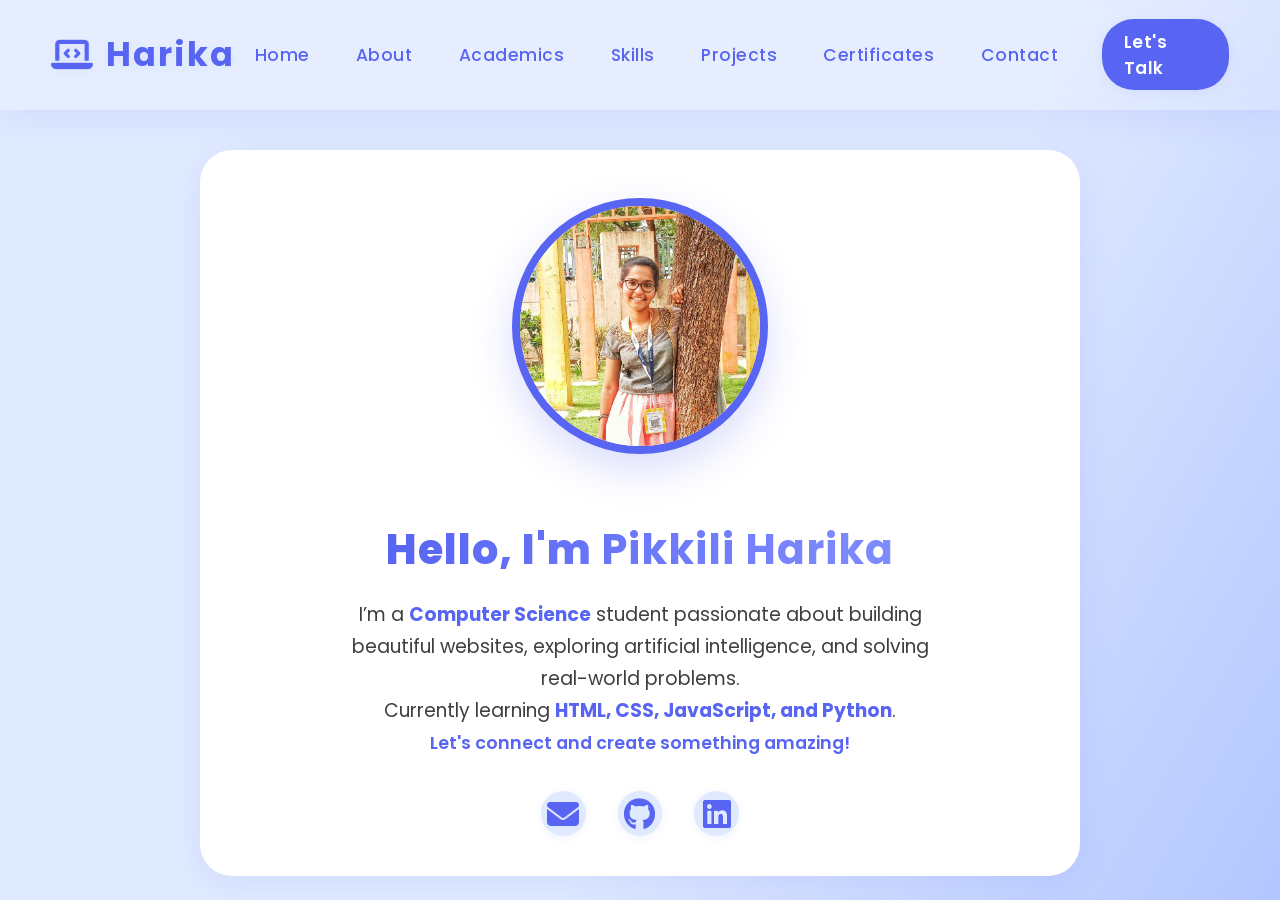
<file: about.html>
<!DOCTYPE html>
<html lang="en">
<head>
  <meta charset="UTF-8" />
  <title>About Me - Pikkili Harika</title>
  <meta name="viewport" content="width=device-width, initial-scale=1.0" />
  <link href="https://fonts.googleapis.com/css2?family=Poppins:wght@400;600;700&display=swap" rel="stylesheet" />
  <link rel="stylesheet" href="https://cdnjs.cloudflare.com/ajax/libs/font-awesome/6.4.2/css/all.min.css"/>
  <style>
    :root {
      --bg-light: linear-gradient(120deg, #e0eaff 60%, #b3c6ff 100%);
      --highlight: #5865F2;
      --white: #fff;
      --shadow: 0 8px 32px rgba(88,101,242,0.10);
    }
    body {
      margin: 0;
      font-family: "Poppins", sans-serif;
      background: var(--bg-light);
      color: var(--highlight);
      padding: 0;
      min-height: 100vh;
      transition: all 0.4s ease;
    }
    .navbar {
      display: flex;
      justify-content: space-between;
      align-items: center;
      background: rgba(255, 255, 255, 0.18);
      padding: 1.2rem 4vw;
      position: sticky;
      top: 0;
      z-index: 10;
      backdrop-filter: blur(10px);
      margin-bottom: 2.5rem;
      box-shadow: var(--shadow);
    }
    .logo {
      font-size: 2.1rem;
      font-weight: 700;
      color: var(--highlight);
      letter-spacing: 2px;
      display: flex;
      align-items: center;
      gap: 0.7rem;
      text-shadow: 0 2px 8px rgba(88,101,242,0.08);
    }
    nav {
      display: flex;
      align-items: center;
      flex: 1;
      justify-content: center;
      gap: 0.5rem;
    }
    nav a {
      color: var(--highlight);
      text-decoration: none;
      margin: 0 1.2rem;
      font-weight: 500;
      font-size: 1.08rem;
      position: relative;
      padding: 2px 0;
      transition: color 0.2s;
      letter-spacing: 0.5px;
    }
    nav a:after {
      content: '';
      display: block;
      width: 0;
      height: 2px;
      background: var(--highlight);
      transition: width .3s;
      position: absolute;
      bottom: -4px;
      left: 0;
    }
    nav a:hover:after {
      width: 100%;
    }
    nav a:hover {
      color: #25408f;
    }
    .cta-btn {
      background: var(--highlight);
      color: var(--white);
      padding: 0.6rem 1.4rem;
      border-radius: 2rem;
      font-weight: 600;
      text-decoration: none;
      margin-left: 1.5rem;
      transition: background 0.2s, box-shadow 0.2s;
      box-shadow: 0 2px 12px rgba(88,101,242,0.10);
      border: none;
      outline: none;
      font-size: 1.05rem;
      letter-spacing: 0.5px;
    }
    .cta-btn:hover {
      background: #4751d3;
      box-shadow: 0 4px 18px rgba(88,101,242,0.18);
    }
    .about-section {
      background: #fff;
      border-radius: 32px;
      box-shadow: var(--shadow);
      max-width: 800px;
      margin: 0 auto 40px auto;
      padding: 48px 40px 40px 40px;
      position: relative;
      z-index: 1;
      animation: fadeIn 1.2s cubic-bezier(.4,2,.6,1);
      display: flex;
      flex-direction: column;
      align-items: center;
    }
    @keyframes fadeIn {
      from { opacity: 0; transform: translateY(40px);}
      to { opacity: 1; transform: none;}
    }
    h2 {
      font-size: 2.6rem;
      margin-bottom: 18px;
      background: linear-gradient(to right, #5865F2, #7F8CFF);
      -webkit-background-clip: text;
      -webkit-text-fill-color: transparent;
      background-clip: text;
      color: transparent;
      font-weight: 800;
      letter-spacing: 1px;
      text-align: center;
    }
    .highlight {
      font-weight: 700;
      color: var(--highlight);
    }
    .profile-pic-container {
      display: flex;
      justify-content: center;
      margin-bottom: 30px;
      width: 100%;
    }
    .profile-pic {
      width: 240px;
      height: 240px;
      border-radius: 50%;
      overflow: hidden;
      border: 8px solid var(--highlight);
      box-shadow: 0 16px 40px rgba(88, 101, 242, 0.22);
      background: #fff;
      margin: 0 auto;
      transition: transform 0.4s, box-shadow 0.4s;
      position: relative;
    }
    .profile-pic:after {
      content: '';
      position: absolute;
      left: 50%;
      top: 50%;
      width: 300px;
      height: 300px;
      background: radial-gradient(circle at 60% 40%, #b3c6ff 60%, #e0eaff 100%);
      border-radius: 50%;
      z-index: 0;
      transform: translate(-50%, -50%);
      opacity: 0.25;
      pointer-events: none;
    }
    .profile-pic img {
      width: 100%;
      height: 100%;
      object-fit: cover;
      display: block;
      position: relative;
      z-index: 1;
    }
    .profile-pic:hover {
      transform: scale(1.08);
      box-shadow: 0 16px 36px rgba(88, 101, 242, 0.28);
    }
    .about-details {
      font-size: 1.18rem;
      color: #222d;
      line-height: 1.7;
      margin-bottom: 0;
      margin-top: 0;
      text-align: center;
      max-width: 600px;
    }
    .about-details strong {
      color: var(--highlight);
    }
    .about-links {
      margin-top: 32px;
      display: flex;
      justify-content: center;
      gap: 2rem;
    }
    .about-links a {
      color: #5865F2;
      font-size: 2rem;
      transition: color 0.2s, transform 0.2s;
      text-decoration: none;
      background: #e0eaff;
      border-radius: 50%;
      width: 2.8rem;
      height: 2.8rem;
      display: flex;
      align-items: center;
      justify-content: center;
      box-shadow: 0 2px 8px rgba(88,101,242,0.08);
    }
    .about-links a:hover {
      color: #fff;
      background: #5865F2;
      transform: scale(1.13) rotate(-8deg);
    }
    @media screen and (max-width: 900px) {
      .about-section {
        padding: 22px 8px 18px 8px;
        max-width: 98vw;
      }
      .profile-pic {
        width: 160px;
        height: 160px;
      }
      .profile-pic:after {
        width: 200px;
        height: 200px;
      }
      h2 {
        font-size: 1.5rem;
      }
      .about-links a {
        font-size: 1.3rem;
        width: 2rem;
        height: 2rem;
      }
    }
  </style>
</head>
<body>

  <div class="navbar">
    <div class="logo">
      <i class="fa-solid fa-laptop-code"></i> Harika
    </div>
    <nav>
      <a href="index.html">Home</a>
      <a href="about.html">About</a>
      <a href="academic.html">Academics</a>
      <a href="skills.html">Skills</a>
      <a href="projects.html">Projects</a>
      <a href="certificate.html">Certificates</a>
      <a href="contact.html">Contact</a>
    </nav>
    <a href="contact.html" class="cta-btn">Let's Talk</a>
  </div>

  <div class="about-section">
    <div class="profile-pic-container">
      <div class="profile-pic">
        <img src="my.jpg" alt="Pikkili Harika" />
      </div>
    </div>
    <h2>Hello, I'm <span class="highlight">Pikkili Harika</span></h2>
    <p class="about-details">
      I’m a <strong>Computer Science</strong> student passionate about building beautiful websites, exploring artificial intelligence,
      and solving real-world problems.<br>
      Currently learning <strong>HTML, CSS, JavaScript, and Python</strong>.<br>
      <span style="font-size:1.1rem; color:#5865F2; font-weight:600;">Let's connect and create something amazing!</span>
    </p>
    <div class="about-links">
      <a href="mailto:pikkiliharika387@gmail.com" title="Email"><i class="fa-solid fa-envelope"></i></a>
      <a href="https://github.com/harika387" target="_blank" title="GitHub"><i class="fab fa-github"></i></a>
      <a href="https://www.linkedin.com/in/harika387" target="_blank" title="LinkedIn"><i class="fab fa-linkedin"></i></a>
    </div>
  </div>

</body>
</html>
</file>
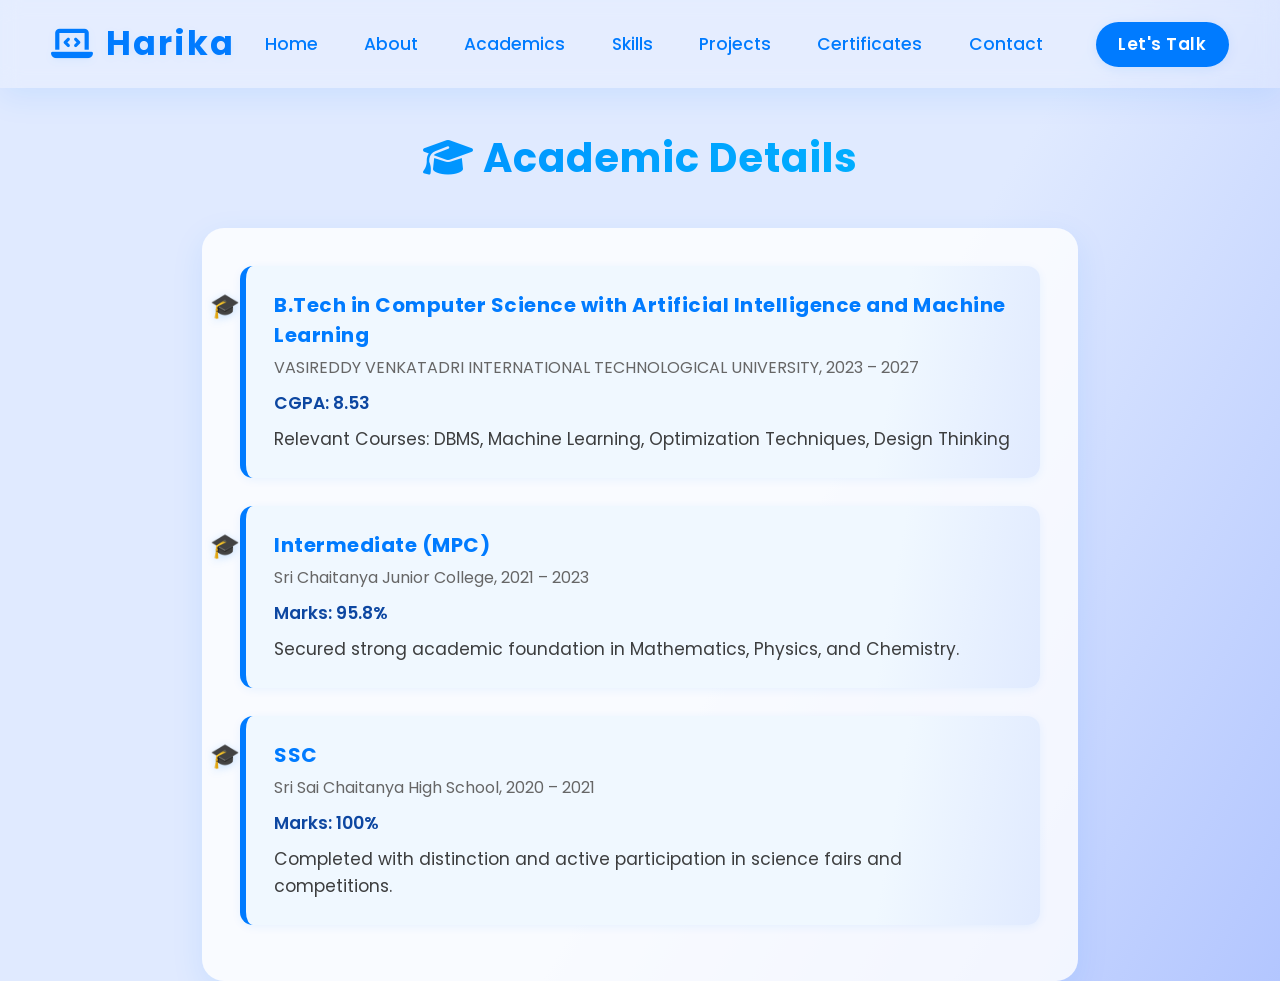
<file: academic.html>
<!DOCTYPE html>
<html lang="en">
<head>
  <meta charset="UTF-8" />
  <title>Academic Details</title>
  <link href="https://fonts.googleapis.com/css2?family=Poppins:wght@400;600&display=swap" rel="stylesheet" />
  <link rel="stylesheet" href="https://cdnjs.cloudflare.com/ajax/libs/font-awesome/6.4.2/css/all.min.css"/>
  <style>
    body {
      font-family: 'Poppins', 'Segoe UI', sans-serif;
      background: linear-gradient(120deg, #e0eaff 60%, #b3c6ff 100%);
      margin: 0;
      padding: 0;
      color: #222;
      min-height: 100vh;
    }

    .navbar {
      display: flex;
      justify-content: space-between;
      align-items: center;
      background: rgba(255,255,255,0.18);
      padding: 1.2rem 4vw;
      position: sticky;
      top: 0;
      z-index: 10;
      backdrop-filter: blur(10px);
      margin-bottom: 2.5rem;
      box-shadow: 0 8px 32px rgba(0,123,255,0.10);
    }

    .logo {
      font-size: 2.1rem;
      font-weight: 700;
      color: #007bff;
      letter-spacing: 2px;
      display: flex;
      align-items: center;
      gap: 0.7rem;
      text-shadow: 0 2px 8px rgba(0,123,255,0.08);
    }

    nav {
      display: flex;
      align-items: center;
      flex: 1;
      justify-content: center;
      gap: 0.5rem;
    }

    nav a {
      color: #007bff;
      text-decoration: none;
      margin: 0 1.2rem;
      font-weight: 500;
      font-size: 1.08rem;
      position: relative;
      padding: 2px 0;
      transition: color 0.2s;
    }
    nav a:after {
      content: '';
      display: block;
      width: 0;
      height: 2px;
      background: #007bff;
      transition: width .3s;
      position: absolute;
      bottom: -4px;
      left: 0;
    }
    nav a:hover:after {
      width: 100%;
    }
    nav a:hover {
      color: #25408f;
    }

    .cta-btn {
      background: #007bff;
      color: #fff;
      padding: 0.6rem 1.4rem;
      border-radius: 2rem;
      font-weight: 600;
      text-decoration: none;
      margin-left: 1.5rem;
      transition: background 0.2s, box-shadow 0.2s;
      box-shadow: 0 2px 12px rgba(0,123,255,0.10);
      border: none;
      outline: none;
      font-size: 1.05rem;
      letter-spacing: 0.5px;
    }
    .cta-btn:hover {
      background: #005bb5;
      box-shadow: 0 4px 18px rgba(0,123,255,0.18);
    }

    h2 {
      text-align: center;
      font-size: 2.5em;
      margin-bottom: 30px;
      color: transparent;
      background-image: linear-gradient(to right, #007bff, #00c6ff);
      -webkit-background-clip: text;
      background-clip: text;
      font-weight: 700;
      letter-spacing: 1px;
      margin-top: 0;
    }

    .academic-container {
      max-width: 800px;
      margin: 40px auto 0 auto;
      background: #ffffffcc;
      border-radius: 22px;
      padding: 38px 38px 28px 38px;
      box-shadow: 0 10px 32px rgba(0, 123, 255, 0.10);
      animation: fadeIn 1.2s cubic-bezier(.4,2,.6,1);
    }

    @keyframes fadeIn {
      from { opacity: 0; transform: translateY(40px);}
      to { opacity: 1; transform: none;}
    }

    .entry {
      margin-bottom: 28px;
      padding: 24px 28px;
      border-left: 6px solid #007bff;
      background: linear-gradient(100deg, #f0f8ff 80%, #e0eaff 100%);
      border-radius: 13px;
      position: relative;
      transition: transform 0.3s, background 0.3s;
      box-shadow: 0 2px 10px rgba(0,123,255,0.07);
    }

    .entry:hover {
      background: #e6f2ff;
      transform: scale(1.025);
      box-shadow: 0 6px 18px rgba(0,123,255,0.13);
    }

    .entry::before {
      content: "🎓";
      position: absolute;
      left: -36px;
      top: 22px;
      font-size: 1.5em;
      filter: drop-shadow(0 2px 4px #007bff33);
    }

    .degree {
      font-weight: bold;
      font-size: 1.25em;
      color: #007bff;
      margin-bottom: 5px;
      letter-spacing: 0.5px;
    }

    .year {
      font-size: 1em;
      color: #666;
      margin-bottom: 10px;
    }
    
    .score {
      font-size: 1.08em;
      font-weight: 600;
      color: #0d47a1;
      margin-bottom: 10px;
    }

    p {
      margin: 0;
      line-height: 1.6;
      color: #222d;
      font-size: 1.08em;
    }

    .toggle-btn {
      display: block;
      margin: 30px auto 0;
      padding: 12px 30px;
      background-image: linear-gradient(to right, #007bff, #00c6ff);
      color: white;
      font-weight: bold;
      border: none;
      border-radius: 30px;
      cursor: pointer;
      font-size: 1em;
      box-shadow: 0 5px 15px rgba(0, 123, 255, 0.3);
      transition: background 0.3s, transform 0.2s;
    }

    .toggle-btn:hover {
      background-image: linear-gradient(to right, #005bb5, #0096c7);
      transform: scale(1.05);
    }

    @media (max-width: 700px) {
      .academic-container {
        padding: 18px 4vw 12px 4vw;
      }
      .entry {
        padding: 16px 10px;
      }
      h2 {
        font-size: 1.5em;
      }
      .logo {
        font-size: 1.3rem;
      }
      nav a {
        margin: 0 0.5rem;
        font-size: 1rem;
      }
      .cta-btn {
        font-size: 0.98rem;
        padding: 0.5rem 1.1rem;
      }
    }
  </style>
</head>
<body>

  <div class="navbar">
    <div class="logo">
      <i class="fa-solid fa-laptop-code"></i> Harika
    </div>
    <nav>
      <a href="index.html">Home</a>
      <a href="about.html">About</a>
      <a href="academic.html">Academics</a>
      <a href="skills.html">Skills</a>
      <a href="projects.html">Projects</a>
      <a href="certificate.html">Certificates</a>
      <a href="contact.html">Contact</a>
    </nav>
    <a href="contact.html" class="cta-btn">Let's Talk</a>
  </div>

  <h2><i class="fa-solid fa-graduation-cap"></i> Academic Details</h2>

  <div class="academic-container" id="academicSection">
    <div class="entry">
      <div class="degree">B.Tech in Computer Science with Artificial Intelligence and Machine Learning</div>
      <div class="year">VASIREDDY VENKATADRI INTERNATIONAL TECHNOLOGICAL UNIVERSITY, 2023 – 2027</div>
      <div class="score">CGPA: 8.53</div>
      <p>Relevant Courses: DBMS, Machine Learning, Optimization Techniques, Design Thinking</p>
    </div>

    <div class="entry">
      <div class="degree">Intermediate (MPC)</div>
      <div class="year">Sri Chaitanya Junior College, 2021 – 2023</div>
      <div class="score">Marks: 95.8%</div>
      <p>Secured strong academic foundation in Mathematics, Physics, and Chemistry.</p>
    </div>

    <div class="entry">
      <div class="degree">SSC</div>
      <div class="year">Sri Sai Chaitanya High School, 2020 – 2021</div>
      <div class="score">Marks: 100%</div>
      <p>Completed with distinction and active participation in science fairs and competitions.</p>
    </div>
  </div>

</body>
</html>
</file>
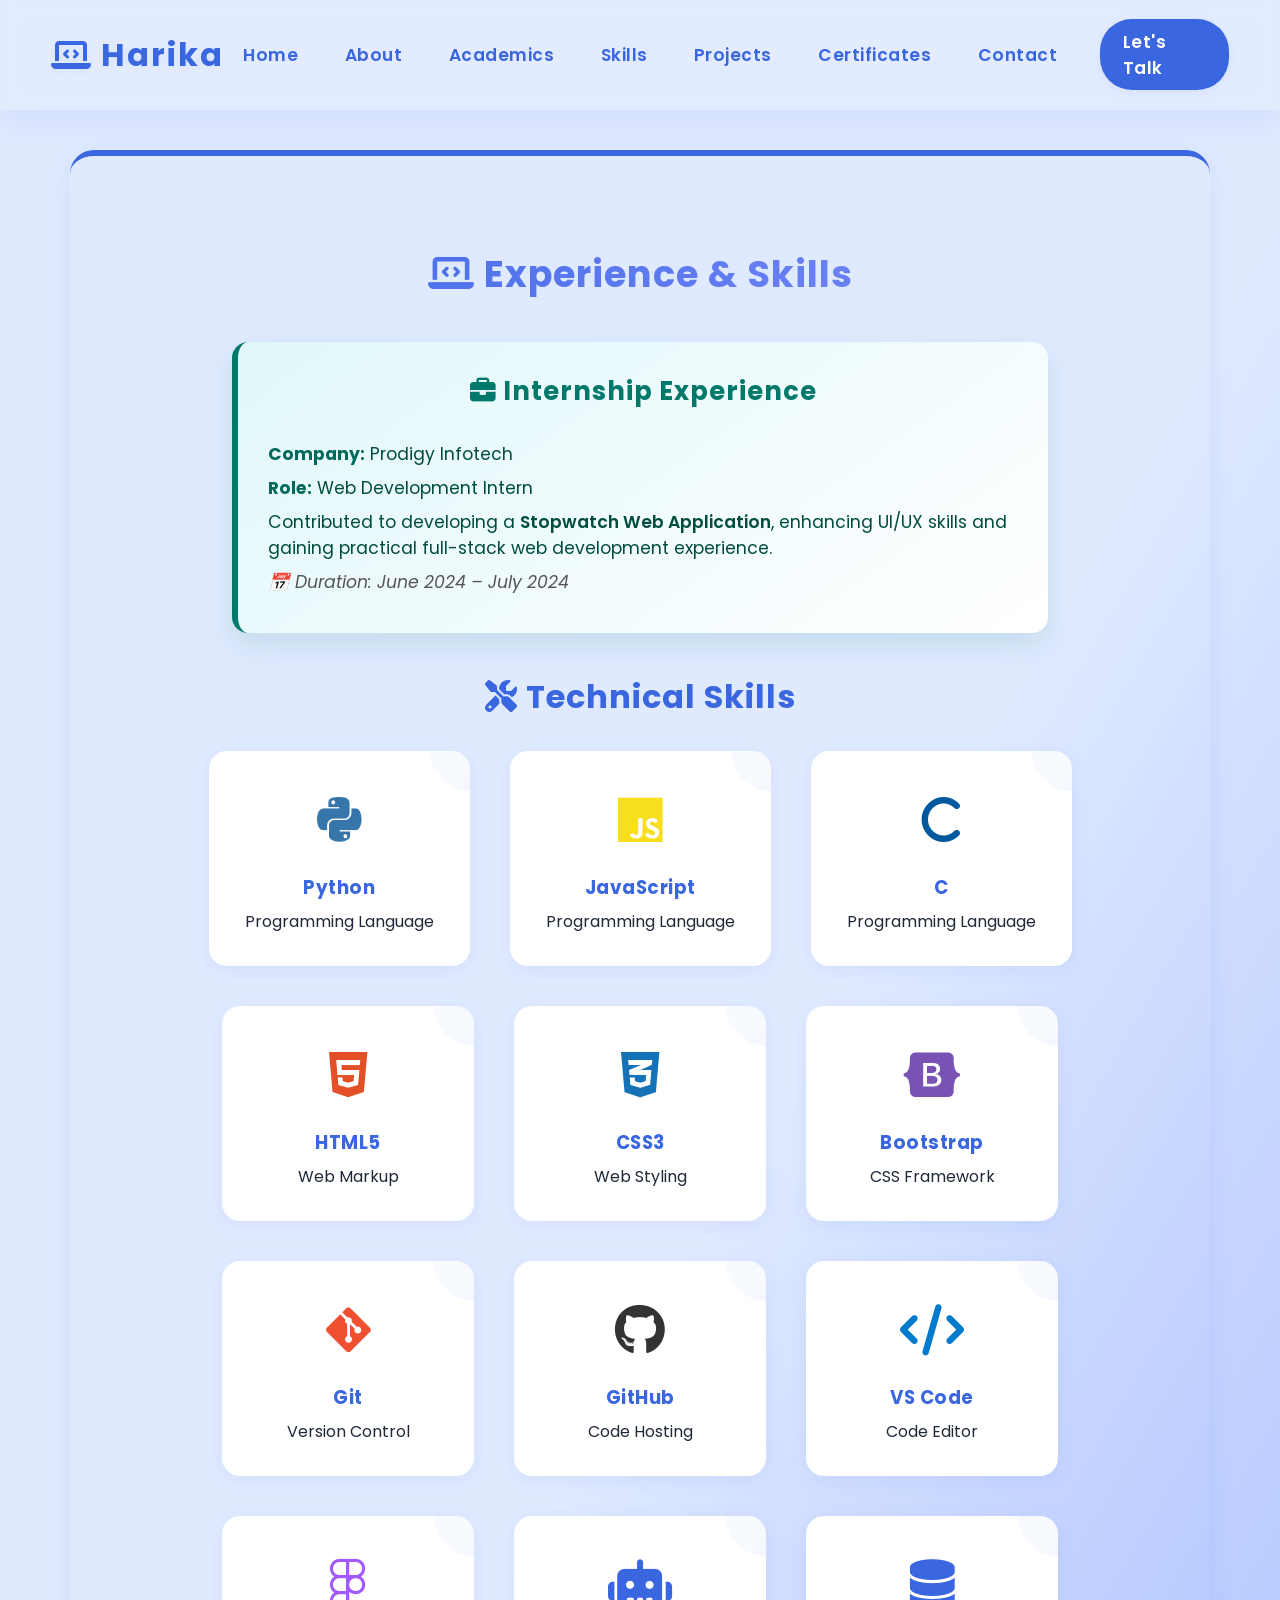
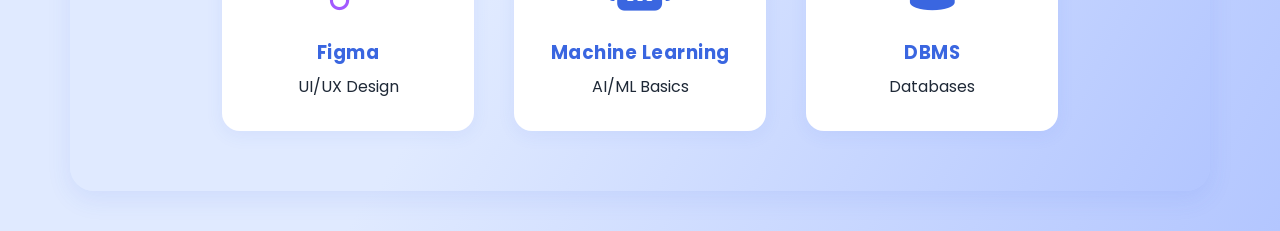
<file: skills.html>
<!DOCTYPE html>
<html lang="en">
<head>
  <meta charset="UTF-8" />
  <title>Skills - Harika</title>
  <meta name="viewport" content="width=device-width, initial-scale=1.0" />
  <link href="https://fonts.googleapis.com/css2?family=Poppins:wght@400;600;700&display=swap" rel="stylesheet" />
  <link rel="stylesheet" href="https://cdnjs.cloudflare.com/ajax/libs/font-awesome/6.4.2/css/all.min.css"/>
  <style>
    body {
      margin: 0;
      padding: 0;
      font-family: 'Poppins', 'Segoe UI', Arial, sans-serif;
      background: linear-gradient(120deg, #e0eaff 60%, #b3c6ff 100%);
      color: #222;
      min-height: 100vh;
    }
    .navbar {
      display: flex;
      justify-content: space-between;
      align-items: center;
      background: rgba(255,255,255,0.12);
      padding: 1.2rem 4vw;
      position: sticky;
      top: 0;
      z-index: 10;
      backdrop-filter: blur(8px);
      margin-bottom: 2.5rem;
      box-shadow: 0 8px 32px rgba(58,102,224,0.10);
    }
    .logo {
      font-size: 2rem;
      font-weight: 700;
      color: #3a66e0;
      letter-spacing: 2px;
      display: flex;
      align-items: center;
      gap: 0.5rem;
      text-shadow: 0 2px 8px rgba(58,102,224,0.08);
    }
    nav {
      display: flex;
      align-items: center;
      flex: 1;
      justify-content: center;
      gap: 0.5rem;
    }
    nav a {
      color: #3a66e0;
      text-decoration: none;
      margin: 0 1.2rem;
      font-weight: 600;
      font-size: 1.08rem;
      position: relative;
      transition: color 0.2s;
      letter-spacing: 0.5px;
      padding: 2px 0;
    }
    nav a:after {
      content: '';
      display: block;
      width: 0;
      height: 2px;
      background: #3a66e0;
      transition: width .3s;
      position: absolute;
      bottom: -4px;
      left: 0;
    }
    nav a:hover:after {
      width: 100%;
    }
    nav a:hover {
      color: #25408f;
    }
    .cta-btn {
      background: #3a66e0;
      color: #fff;
      padding: 0.6rem 1.4rem;
      border-radius: 2rem;
      font-weight: 600;
      text-decoration: none;
      margin-left: 1.5rem;
      transition: background 0.2s, box-shadow 0.2s;
      box-shadow: 0 2px 12px rgba(58,102,224,0.10);
      border: none;
      outline: none;
      font-size: 1.05rem;
      letter-spacing: 0.5px;
    }
    .cta-btn:hover {
      background: #25408f;
      box-shadow: 0 4px 18px rgba(58,102,224,0.18);
    }
    .hero {
      padding: 60px 20px;
      background: linear-gradient(120deg, #e0eaff 60%, #b3c6ff 100%);
      border-top: 6px solid #3a66e0;
      border-radius: 24px;
      box-shadow: 0 8px 24px rgba(58, 102, 224, 0.10);
      max-width: 1100px;
      margin: 0 auto 40px auto;
      animation: fadeIn 1.2s cubic-bezier(.4,2,.6,1);
    }
    h2 {
      color: #3a66e0;
      margin-bottom: 40px;
      text-align: center;
      font-size: 2.3rem;
      letter-spacing: 1px;
      font-weight: 700;
      background: linear-gradient(to right, #3a66e0, #7F8CFF);
      -webkit-background-clip: text;
      -webkit-text-fill-color: transparent;
      background-clip: text;
    }
    h3 {
      color: #00796b;
      text-align: center;
      margin-bottom: 30px;
      font-size: 2rem;
      letter-spacing: 1px;
      font-weight: 700;
    }
    .internship-card {
      background: linear-gradient(145deg, #e0f7fa, #ffffff);
      border-left: 6px solid #00796b;
      border-radius: 16px;
      padding: 30px 30px;
      box-shadow: 0 12px 30px rgba(0, 121, 107, 0.13);
      max-width: 750px;
      margin: 0 auto 40px auto;
      color: #004d40;
      animation: fadeIn 1.2s cubic-bezier(.4,2,.6,1);
    }
    .internship-card h3 {
      margin-top: 0;
      color: #00796b;
      font-size: 1.6rem;
      font-weight: 700;
    }
    .internship-card p {
      margin: 0 0 0.5rem 0;
      font-size: 1.08rem;
      color: #004d40;
    }
    .internship-card p[style*="italic"] {
      color: #555;
    }
    .skills-grid {
      display: flex;
      flex-wrap: wrap;
      justify-content: center;
      gap: 2.5rem;
      max-width: 900px;
      margin: 0 auto;
    }
    .skill-card {
      background: #fff;
      border-radius: 18px;
      box-shadow: 0 4px 18px rgba(58,102,224,0.08);
      padding: 32px 36px;
      min-width: 180px;
      text-align: center;
      transition: transform 0.25s cubic-bezier(.4,2,.6,1), box-shadow 0.25s;
      display: flex;
      flex-direction: column;
      align-items: center;
      position: relative;
      overflow: hidden;
    }
    .skill-card:before {
      content: '';
      position: absolute;
      top: -40px;
      right: -40px;
      width: 80px;
      height: 80px;
      background: linear-gradient(135deg, #e0eaff 60%, #b3c6ff 100%);
      border-radius: 50%;
      opacity: 0.25;
      z-index: 0;
    }
    .skill-icon {
      font-size: 3.2rem;
      margin-bottom: 14px;
      transition: transform 0.3s cubic-bezier(.4,2,.6,1);
      display: inline-block;
      z-index: 1;
      position: relative;
    }
    .skill-card:hover .skill-icon {
      transform: translateY(-12px) scale(1.18) rotate(-8deg);
      box-shadow: 0 8px 24px rgba(58,102,224,0.13);
    }
    .skill-title {
      font-size: 1.15rem;
      font-weight: 700;
      color: #3a66e0;
      margin-bottom: 8px;
      letter-spacing: 0.5px;
      z-index: 1;
      position: relative;
    }
    .skill-desc {
      font-size: 1rem;
      color: #1f2937;
      margin-bottom: 0;
      z-index: 1;
      position: relative;
    }
    @media (max-width: 900px) {
      .skills-grid {
        gap: 1.2rem;
      }
      .skill-card {
        min-width: 140px;
        padding: 22px 12px;
      }
    }
    @media (max-width: 600px) {
      .navbar {
        flex-direction: column;
        align-items: stretch;
        gap: 0.7rem;
        padding: 0.7rem 1vw;
      }
      .logo {
        font-size: 1.3rem;
      }
      nav a {
        margin: 0 0.5rem;
        font-size: 1rem;
      }
      .cta-btn {
        font-size: 0.98rem;
        padding: 0.5rem 1.1rem;
      }
      .hero {
        padding: 18px 4vw;
      }
      h2 {
        font-size: 1.3rem;
      }
      h3 {
        font-size: 1.1rem;
      }
    }
    @keyframes fadeIn {
      from { opacity: 0; transform: translateY(40px);}
      to { opacity: 1; transform: none;}
    }
  </style>
</head>
<body>
  <div class="navbar">
    <div class="logo">
      <i class="fa-solid fa-laptop-code"></i> Harika
    </div>
    <nav>
      <a href="index.html">Home</a>
      <a href="about.html">About</a>
      <a href="academic.html">Academics</a>
      <a href="skills.html">Skills</a>
      <a href="projects.html">Projects</a>
      <a href="certificate.html">Certificates</a>
      <a href="contact.html">Contact</a>
    </nav>
    <a href="contact.html" class="cta-btn">Let's Talk</a>
  </div>

  <div id="skillsSection" class="hero">
    <h2><i class="fa-solid fa-laptop-code"></i> Experience & Skills</h2>

    <!-- Internship Experience -->
    <div class="internship-card">
      <h3><i class="fa-solid fa-briefcase"></i> Internship Experience</h3>
      <p><strong style="color: #00695c;">Company:</strong> Prodigy Infotech</p>
      <p><strong style="color: #00695c;">Role:</strong> Web Development Intern</p>
      <p>Contributed to developing a <span style="color: #004d40; font-weight: 600;">Stopwatch Web Application</span>, enhancing UI/UX skills and gaining practical full-stack web development experience.</p>
      <p style="font-style: italic; color: #555;">📅 Duration: June 2024 – July 2024</p>
    </div>

    <!-- Technical Skills -->
    <h3 style="color: #3a66e0; text-align: center; margin-bottom: 30px; font-size: 2rem; letter-spacing: 1px;">
      <i class="fa-solid fa-screwdriver-wrench"></i> Technical Skills
    </h3>
    <div class="skills-grid">
      <!-- Python -->
      <div class="skill-card">
        <span class="skill-icon" style="color: #3776AB;" title="Python"><i class="fa-brands fa-python"></i></span>
        <div class="skill-title">Python</div>
        <div class="skill-desc">Programming Language</div>
      </div>
      <!-- JavaScript -->
      <div class="skill-card">
        <span class="skill-icon" style="color: #F7DF1E;" title="JavaScript"><i class="fa-brands fa-js"></i></span>
        <div class="skill-title">JavaScript</div>
        <div class="skill-desc">Programming Language</div>
      </div>
      <!-- C -->
      <div class="skill-card">
        <span class="skill-icon" style="color: #00599C;" title="C"><i class="fa-solid fa-c"></i></span>
        <div class="skill-title">C</div>
        <div class="skill-desc">Programming Language</div>
      </div>
      <!-- HTML5 -->
      <div class="skill-card">
        <span class="skill-icon" style="color: #E34F26;" title="HTML5"><i class="fa-brands fa-html5"></i></span>
        <div class="skill-title">HTML5</div>
        <div class="skill-desc">Web Markup</div>
      </div>
      <!-- CSS3 -->
      <div class="skill-card">
        <span class="skill-icon" style="color: #1572B6;" title="CSS3"><i class="fa-brands fa-css3-alt"></i></span>
        <div class="skill-title">CSS3</div>
        <div class="skill-desc">Web Styling</div>
      </div>
      <!-- Bootstrap -->
      <div class="skill-card">
        <span class="skill-icon" style="color: #7952B3;" title="Bootstrap"><i class="fa-brands fa-bootstrap"></i></span>
        <div class="skill-title">Bootstrap</div>
        <div class="skill-desc">CSS Framework</div>
      </div>
      <!-- Git -->
      <div class="skill-card">
        <span class="skill-icon" style="color: #F05032;" title="Git"><i class="fa-brands fa-git-alt"></i></span>
        <div class="skill-title">Git</div>
        <div class="skill-desc">Version Control</div>
      </div>
      <!-- GitHub -->
      <div class="skill-card">
        <span class="skill-icon" style="color: #333;" title="GitHub"><i class="fa-brands fa-github"></i></span>
        <div class="skill-title">GitHub</div>
        <div class="skill-desc">Code Hosting</div>
      </div>
      <!-- VS Code -->
      <div class="skill-card">
        <span class="skill-icon" style="color: #007ACC;" title="VS Code"><i class="fa-solid fa-code"></i></span>
        <div class="skill-title">VS Code</div>
        <div class="skill-desc">Code Editor</div>
      </div>
      <!-- Figma -->
      <div class="skill-card">
        <span class="skill-icon" style="color: #A259FF;" title="Figma"><i class="fa-brands fa-figma"></i></span>
        <div class="skill-title">Figma</div>
        <div class="skill-desc">UI/UX Design</div>
      </div>
      <!-- Machine Learning -->
      <div class="skill-card">
        <span class="skill-icon" style="color: #3a66e0;" title="Machine Learning"><i class="fa-solid fa-robot"></i></span>
        <div class="skill-title">Machine Learning</div>
        <div class="skill-desc">AI/ML Basics</div>
      </div>
      <!-- DBMS -->
      <div class="skill-card">
        <span class="skill-icon" style="color: #3a66e0;" title="DBMS"><i class="fa-solid fa-database"></i></span>
        <div class="skill-title">DBMS</div>
        <div class="skill-desc">Databases</div>
      </div>
    </div>
  </div>
</body>
</html>
</file>
